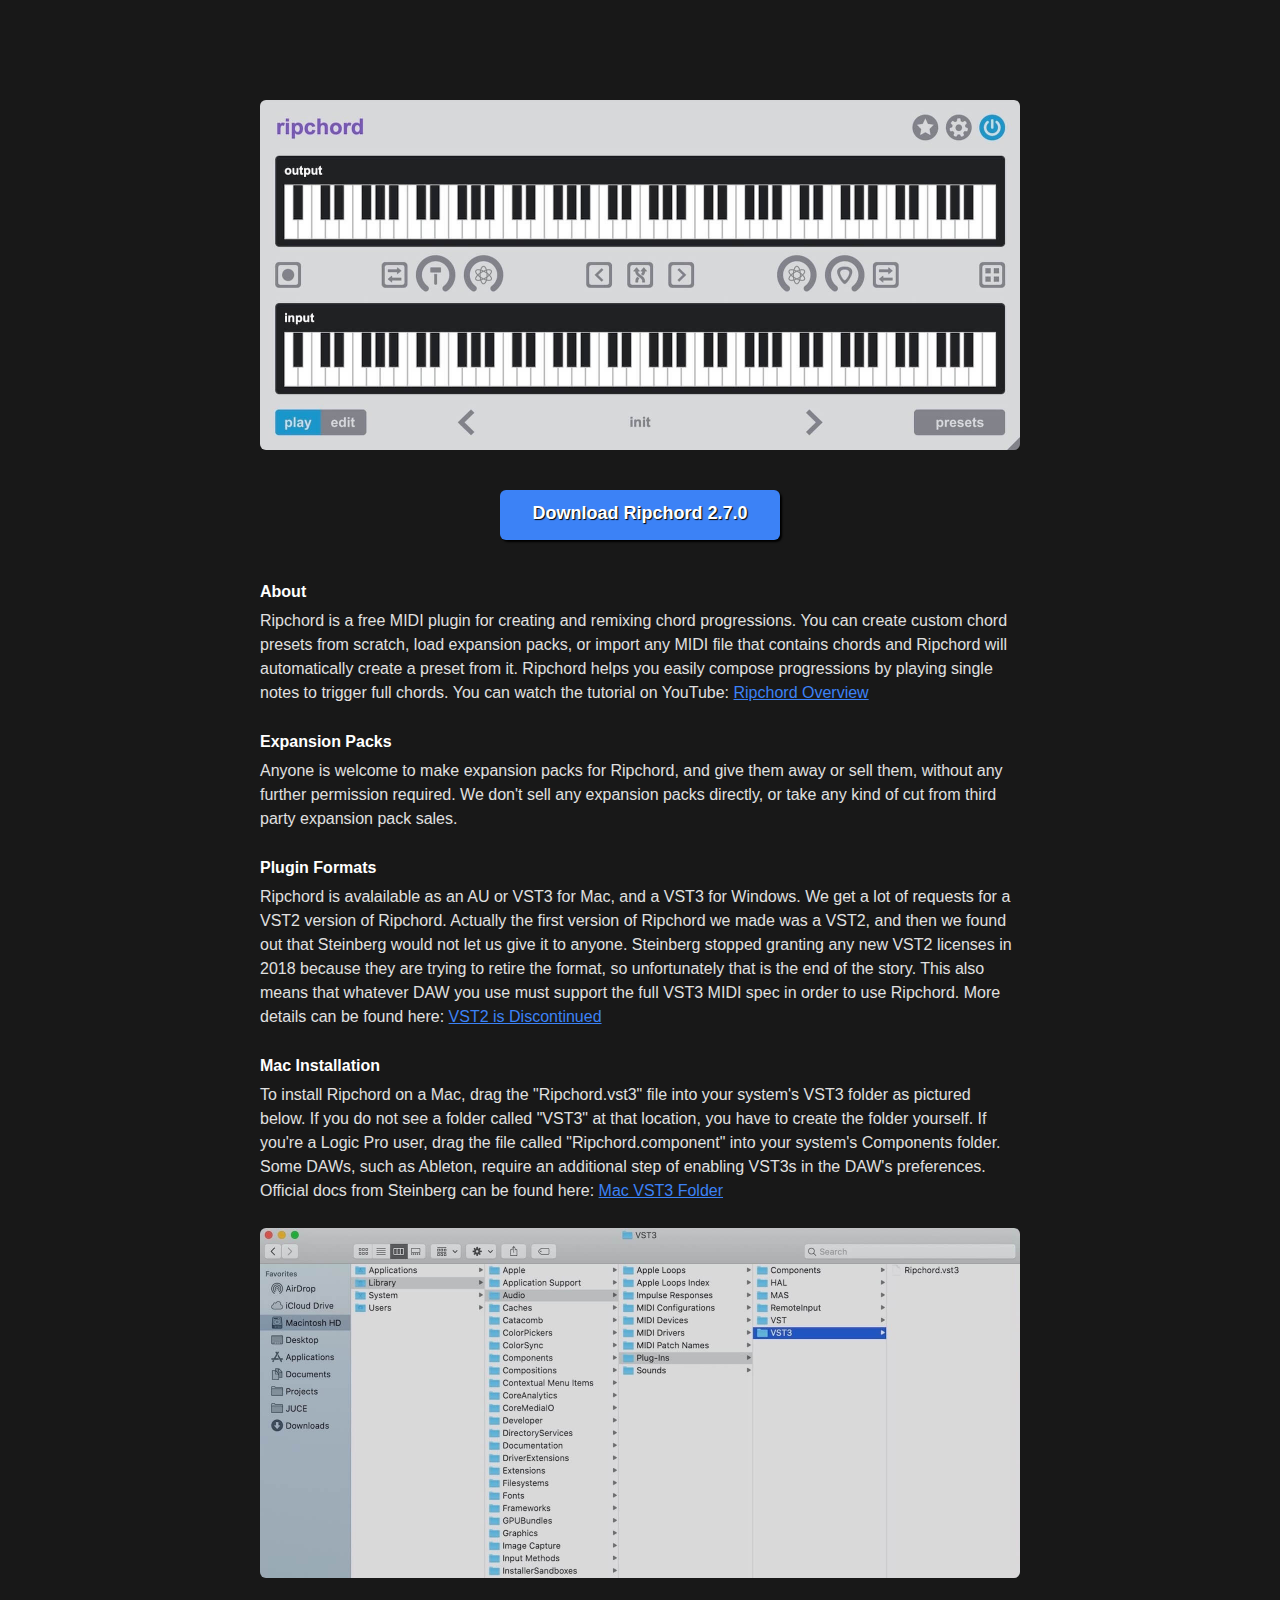
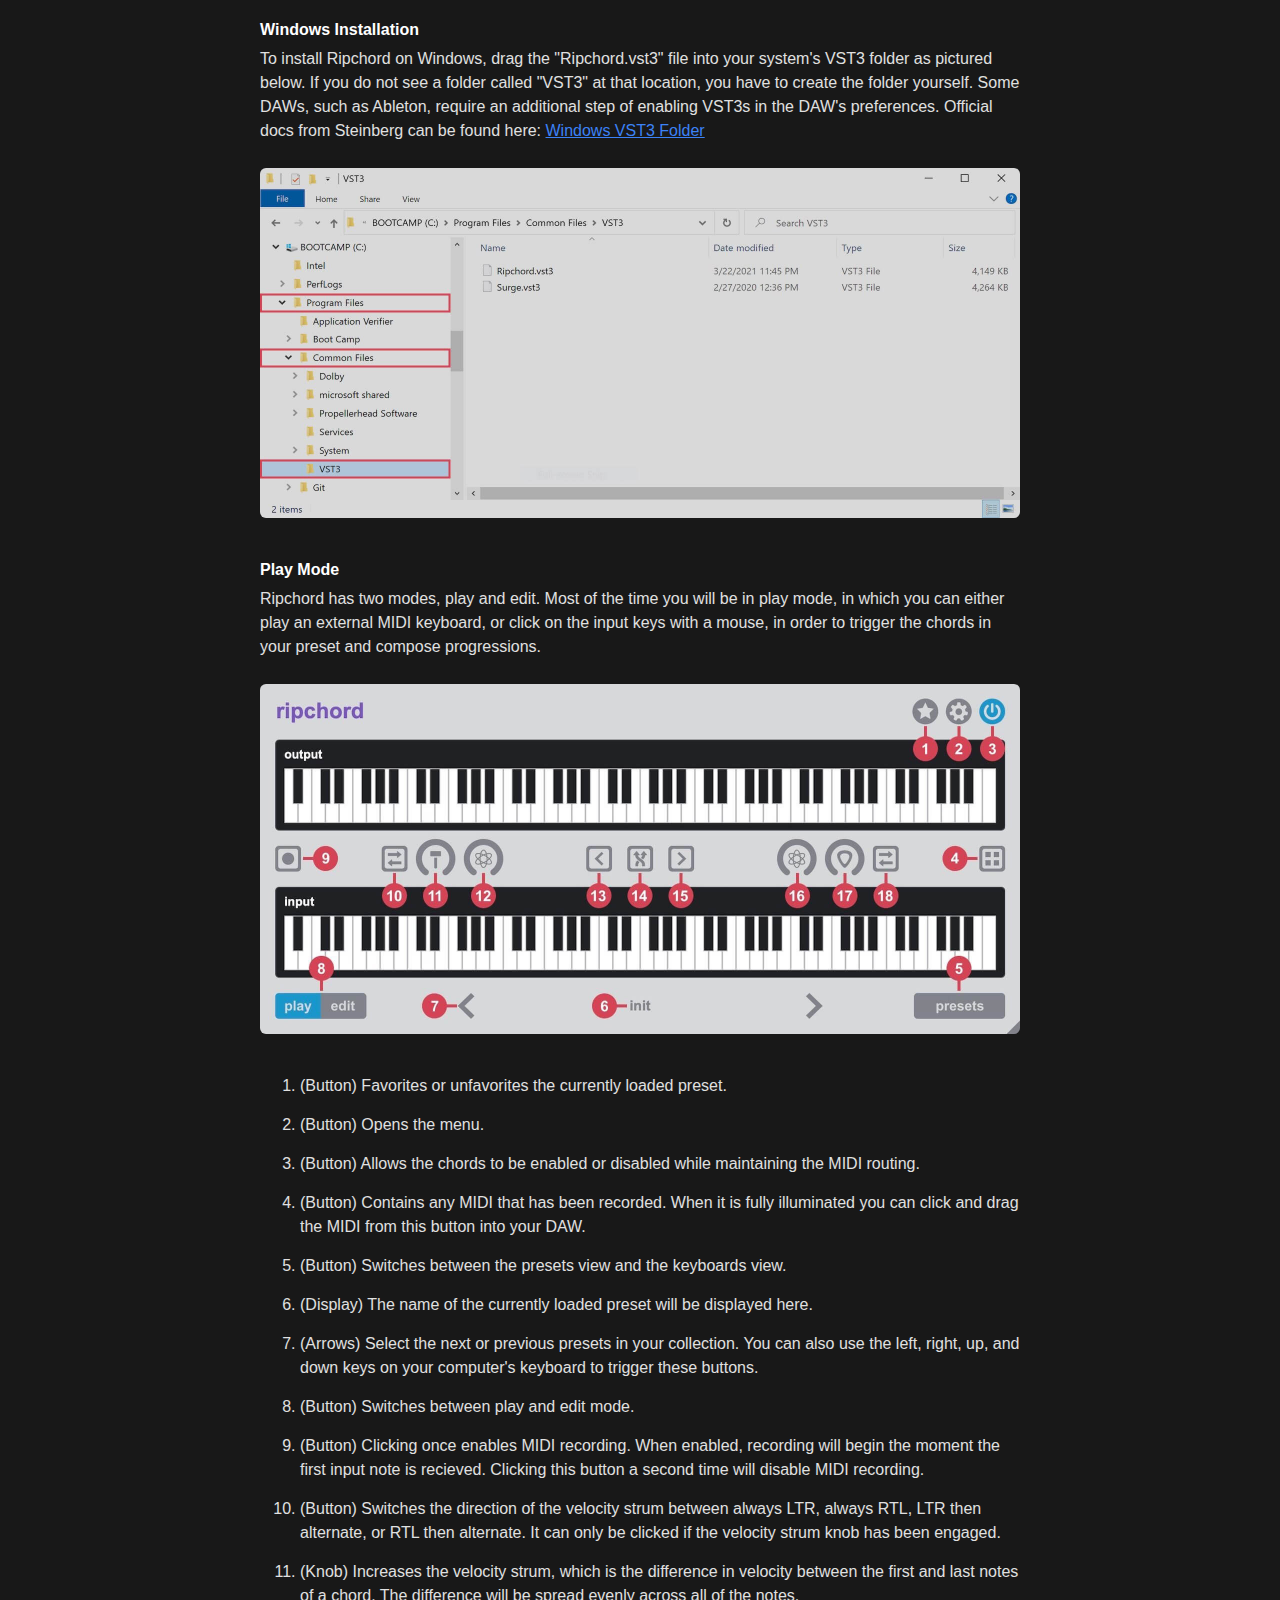
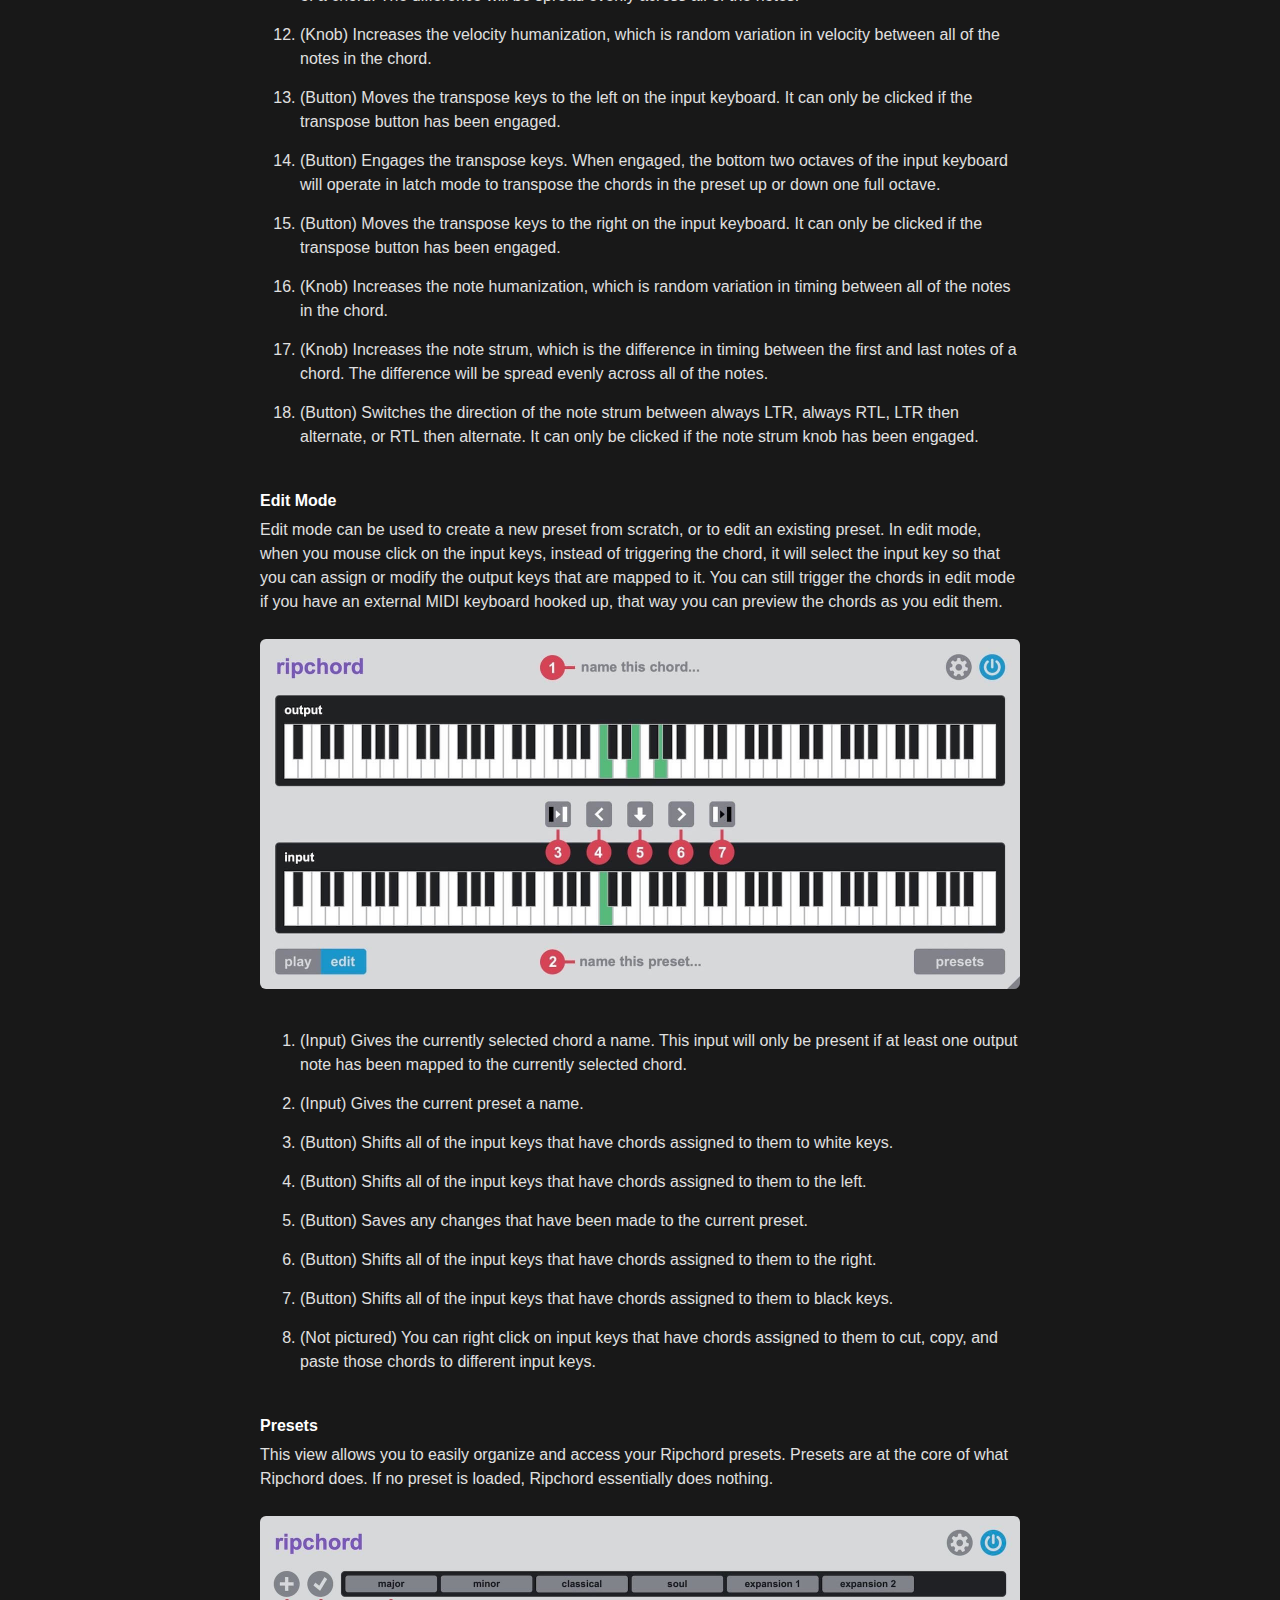
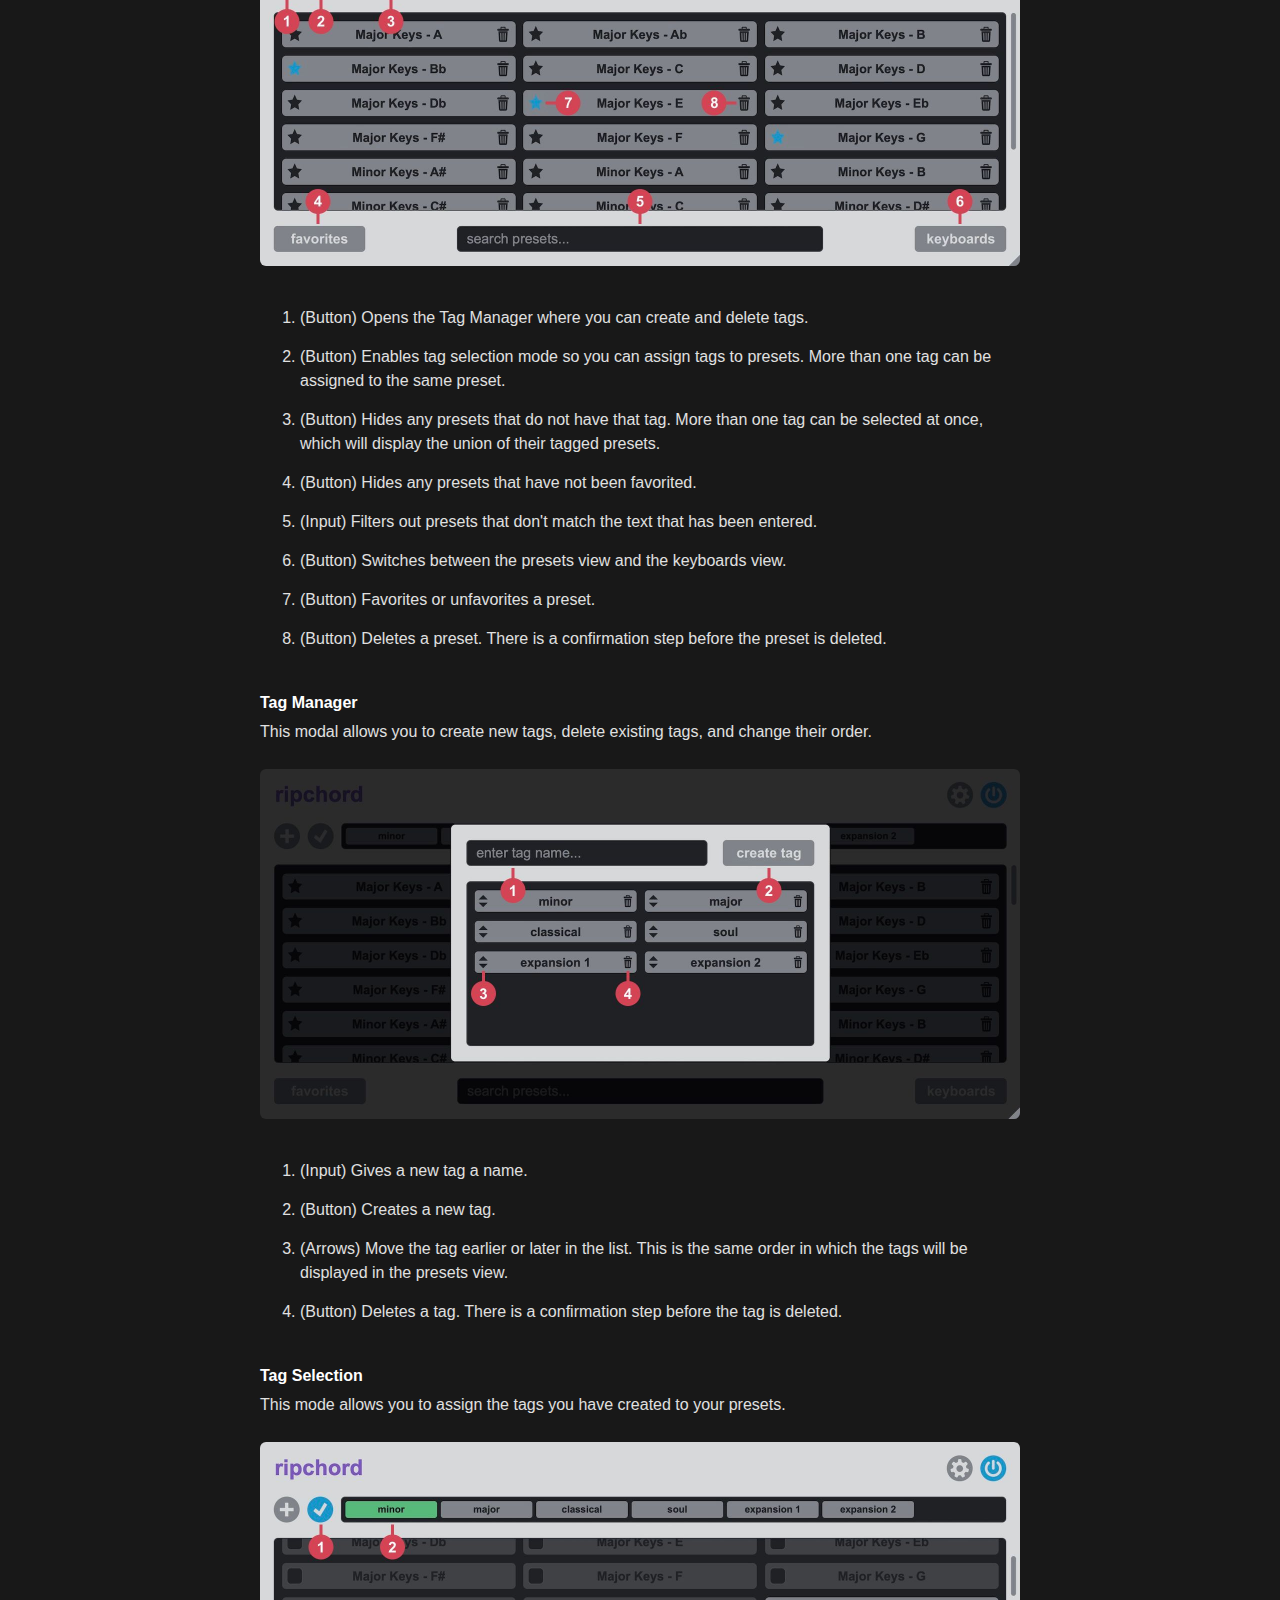
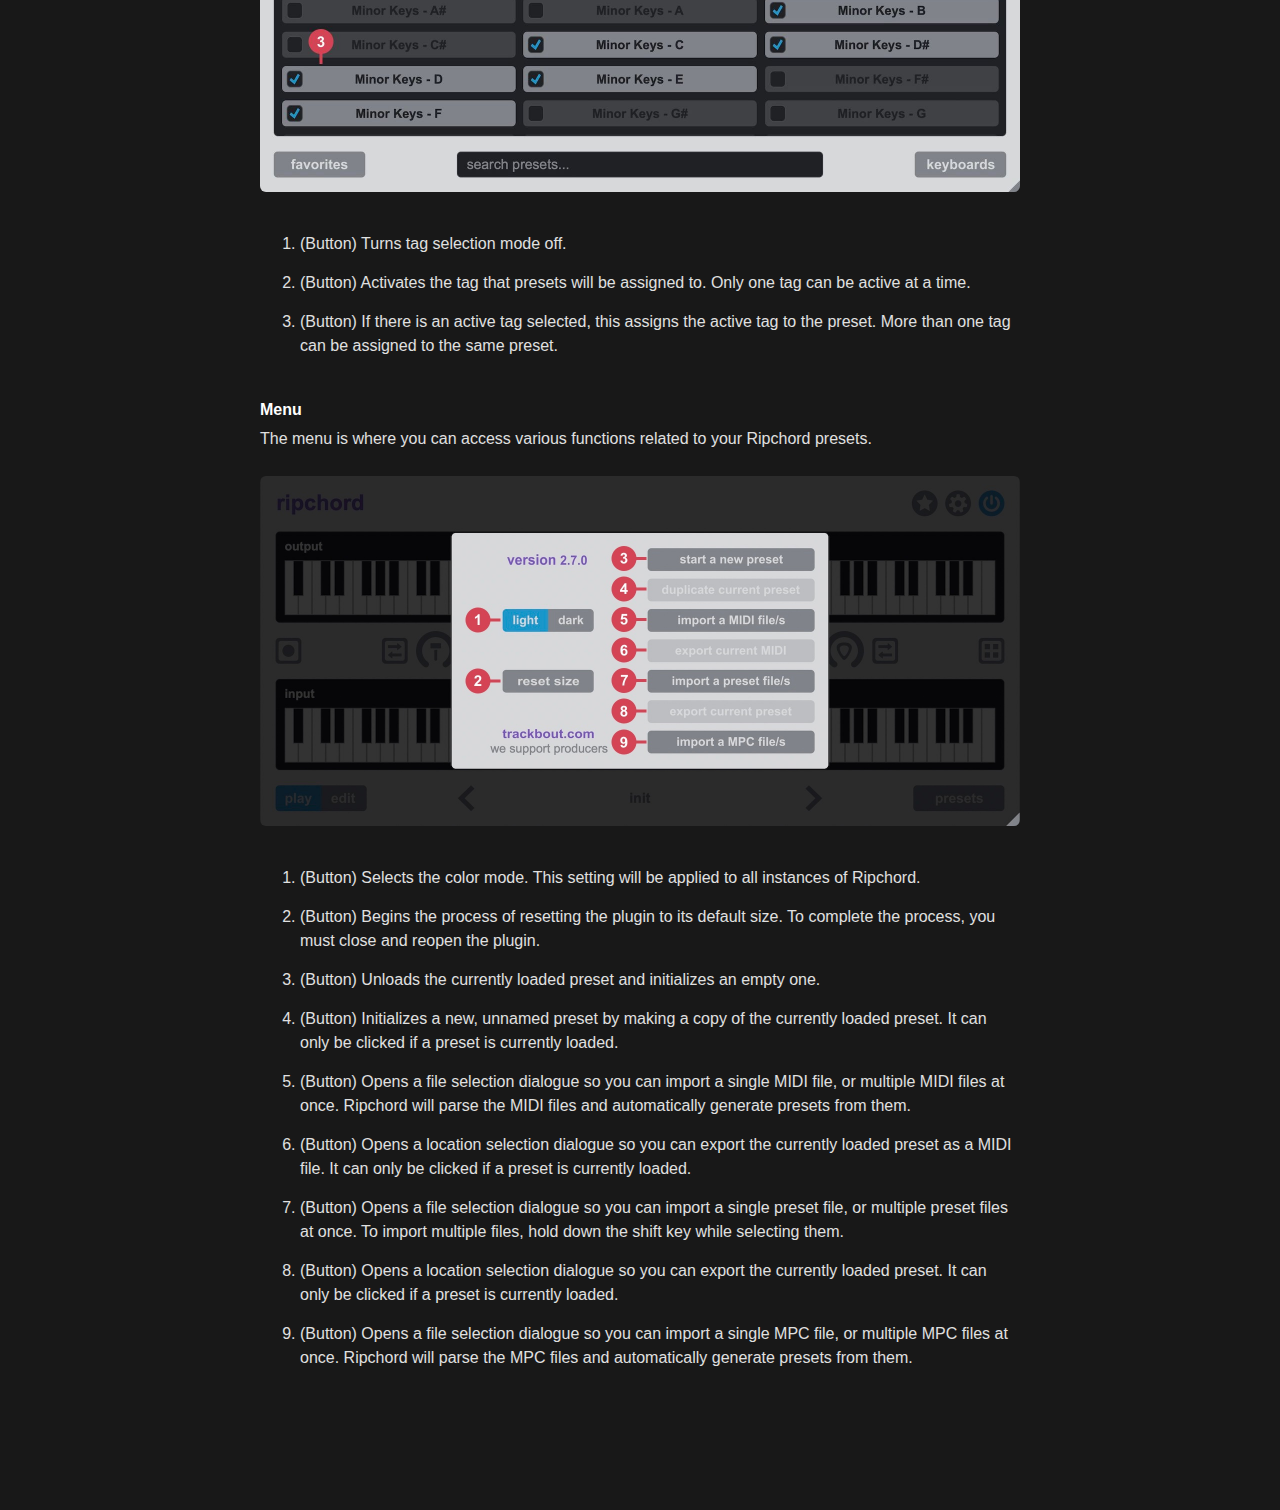
<file: index.html>
<!DOCTYPE html>
<html lang="en">
  <head>
    <meta charset="UTF-8">
    <meta name="viewport" content="width=device-width, initial-scale=1.0">
    <link rel="icon" type="image/png" href="./assets/favicon.png">
    <link rel="stylesheet" href="./assets/styles.css">
    <title>Ripchord</title>
  </head>
  <body>
    <div class="page">
      <div class="image" style="background-image:url('./images/manual-basic.jpg')"></div>
      <a class="button" href="./downloads/Ripchord%202.7.0.zip" download>
        Download Ripchord 2.7.0
      </a>
      <h1>
        About
      </h1>
      <p>
        Ripchord is a free MIDI plugin for creating and remixing chord progressions. You can create custom chord presets from scratch, load expansion packs, or import any MIDI file that contains chords and Ripchord will automatically create a preset from it. Ripchord helps you easily compose progressions by playing single notes to trigger full chords. You can watch the tutorial on YouTube: <a class={link} target="_blank" href="https://www.youtube.com/watch?v=7e3TJkv6qMA">Ripchord Overview</a>
      </p>
      <h1>
        Expansion Packs
      </h1>
      <p>
        Anyone is welcome to make expansion packs for Ripchord, and give them away or sell them, without any further permission required. We don't sell any expansion packs directly, or take any kind of cut from third party expansion pack sales.
      </p>
      <h1>
        Plugin Formats
      </h1>
      <p>
        Ripchord is avalailable as an AU or VST3 for Mac, and a VST3 for Windows. We get a lot of requests for a VST2 version of Ripchord. Actually the first version of Ripchord we made was a VST2, and then we found out that Steinberg would not let us give it to anyone. Steinberg stopped granting any new VST2 licenses in 2018 because they are trying to retire the format, so unfortunately that is the end of the story. This also means that whatever DAW you use must support the full VST3 MIDI spec in order to use Ripchord. More details can be found here: <a class={link} target="_blank" href="https://helpcenter.steinberg.de/hc/en-us/articles/4409561018258">VST2 is Discontinued</a>
      </p>
      <h1>
        Mac Installation
      </h1>
      <p>
        To install Ripchord on a Mac, drag the "Ripchord.vst3" file into your system's VST3 folder as pictured below. If you do not see a folder called "VST3" at that location, you have to create the folder yourself. If you're a Logic Pro user, drag the file called "Ripchord.component" into your system's Components folder. Some DAWs, such as Ableton, require an additional step of enabling VST3s in the DAW's preferences. Official docs from Steinberg can be found here: <a class={link} target="_blank" href="https://helpcenter.steinberg.de/hc/en-us/articles/115000171310">Mac VST3 Folder</a>
      </p>
      <div class="image" style="background-image:url('./images/manual-mac.jpg')"></div>
      <h1>
        Windows Installation
      </h1>
      <p>
        To install Ripchord on Windows, drag the "Ripchord.vst3" file into your system's VST3 folder as pictured below. If you do not see a folder called "VST3" at that location, you have to create the folder yourself. Some DAWs, such as Ableton, require an additional step of enabling VST3s in the DAW's preferences. Official docs from Steinberg can be found here: <a class={link} target="_blank" href="https://helpcenter.steinberg.de/hc/en-us/articles/115000177084">Windows VST3 Folder</a>
      </p>
      <div class="image" style="background-image:url('./images/manual-win.jpg')"></div>
      <h1>
        Play Mode
      </h1>
      <p>
        Ripchord has two modes, play and edit. Most of the time you will be in play mode, in which you can either play an external MIDI keyboard, or click on the input keys with a mouse, in order to trigger the chords in your preset and compose progressions.
      </p>
      <div class="image" style="background-image:url('./images/manual-play.jpg')"></div>
      <ol>
        <li>(Button) Favorites or unfavorites the currently loaded preset.</li>
        <li>(Button) Opens the menu.</li>
        <li>(Button) Allows the chords to be enabled or disabled while maintaining the MIDI routing.</li>
        <li>(Button) Contains any MIDI that has been recorded. When it is fully illuminated you can click and drag the MIDI from this button into your DAW.</li>
        <li>(Button) Switches between the presets view and the keyboards view.</li>
        <li>(Display) The name of the currently loaded preset will be displayed here.</li>
        <li>(Arrows) Select the next or previous presets in your collection. You can also use the left, right, up, and down keys on your computer's keyboard to trigger these buttons.</li>
        <li>(Button) Switches between play and edit mode.</li>
        <li>(Button) Clicking once enables MIDI recording. When enabled, recording will begin the moment the first input note is recieved. Clicking this button a second time will disable MIDI recording.</li>
        <li>(Button) Switches the direction of the velocity strum between always LTR, always RTL, LTR then alternate, or RTL then alternate. It can only be clicked if the velocity strum knob has been engaged.</li>
        <li>(Knob) Increases the velocity strum, which is the difference in velocity between the first and last notes of a chord. The difference will be spread evenly across all of the notes.</li>
        <li>(Knob) Increases the velocity humanization, which is random variation in velocity between all of the notes in the chord.</li>
        <li>(Button) Moves the transpose keys to the left on the input keyboard. It can only be clicked if the transpose button has been engaged.</li>
        <li>(Button) Engages the transpose keys. When engaged, the bottom two octaves of the input keyboard will operate in latch mode to transpose the chords in the preset up or down one full octave.</li>
        <li>(Button) Moves the transpose keys to the right on the input keyboard. It can only be clicked if the transpose button has been engaged.</li>
        <li>(Knob) Increases the note humanization, which is random variation in timing between all of the notes in the chord.</li>
        <li>(Knob) Increases the note strum, which is the difference in timing between the first and last notes of a chord. The difference will be spread evenly across all of the notes.</li>
        <li>(Button) Switches the direction of the note strum between always LTR, always RTL, LTR then alternate, or RTL then alternate. It can only be clicked if the note strum knob has been engaged.</li>
      </ol>
      <h1>
        Edit Mode
      </h1>
      <p>
        Edit mode can be used to create a new preset from scratch, or to edit an existing preset. In edit mode, when you mouse click on the input keys, instead of triggering the chord, it will select the input key so that you can assign or modify the output keys that are mapped to it. You can still trigger the chords in edit mode if you have an external MIDI keyboard hooked up, that way you can preview the chords as you edit them.
      </p>
      <div class='image' style="background-image:url('./images/manual-edit.jpg')"></div>
      <ol>
        <li>(Input) Gives the currently selected chord a name. This input will only be present if at least one output note has been mapped to the currently selected chord.</li>
        <li>(Input) Gives the current preset a name.</li>
        <li>(Button) Shifts all of the input keys that have chords assigned to them to white keys.</li>
        <li>(Button) Shifts all of the input keys that have chords assigned to them to the left.</li>
        <li>(Button) Saves any changes that have been made to the current preset.</li>
        <li>(Button) Shifts all of the input keys that have chords assigned to them to the right.</li>
        <li>(Button) Shifts all of the input keys that have chords assigned to them to black keys.</li>
        <li>(Not pictured) You can right click on input keys that have chords assigned to them to cut, copy, and paste those chords to different input keys.</li>
      </ol>
      <h1>
        Presets
      </h1>
      <p>
        This view allows you to easily organize and access your Ripchord presets. Presets are at the core of what Ripchord does. If no preset is loaded, Ripchord essentially does nothing.
      </p>
      <div class="image" style="background-image:url('./images/manual-browser.jpg')"></div>
      <ol>
        <li>(Button) Opens the Tag Manager where you can create and delete tags.</li>
        <li>(Button) Enables tag selection mode so you can assign tags to presets. More than one tag can be assigned to the same preset.</li>
        <li>(Button) Hides any presets that do not have that tag. More than one tag can be selected at once, which will display the union of their tagged presets.</li>
        <li>(Button) Hides any presets that have not been favorited.</li>
        <li>(Input) Filters out presets that don't match the text that has been entered.</li>
        <li>(Button) Switches between the presets view and the keyboards view.</li>
        <li>(Button) Favorites or unfavorites a preset.</li>
        <li>(Button) Deletes a preset. There is a confirmation step before the preset is deleted.</li>
      </ol>
      <h1>
        Tag Manager
      </h1>
      <p>
        This modal allows you to create new tags, delete existing tags, and change their order.
      </p>
      <div class="image" style="background-image:url('./images/manual-manager.jpg')"></div>
      <ol>
        <li>(Input) Gives a new tag a name.</li>
        <li>(Button) Creates a new tag.</li>
        <li>(Arrows) Move the tag earlier or later in the list. This is the same order in which the tags will be displayed in the presets view.</li>
        <li>(Button) Deletes a tag. There is a confirmation step before the tag is deleted.</li>
      </ol>
      <h1>
        Tag Selection
      </h1>
      <p>
        This mode allows you to assign the tags you have created to your presets.
      </p>
      <div class="image" style="background-image:url('./images/manual-selector.jpg')"></div>
      <ol>
        <li>(Button) Turns tag selection mode off.</li>
        <li>(Button) Activates the tag that presets will be assigned to. Only one tag can be active at a time.</li>
        <li>(Button) If there is an active tag selected, this assigns the active tag to the preset. More than one tag can be assigned to the same preset.</li>
      </ol>
      <h1>
        Menu
      </h1>
      <p>
        The menu is where you can access various functions related to your Ripchord presets.
      </p>
      <div class='image' style="background-image:url('./images/manual-menu.jpg')"></div>
      <ol>
        <li>(Button) Selects the color mode. This setting will be applied to all instances of Ripchord.</li>
        <li>(Button) Begins the process of resetting the plugin to its default size. To complete the process, you must close and reopen the plugin.</li>
        <li>(Button) Unloads the currently loaded preset and initializes an empty one.</li>
        <li>(Button) Initializes a new, unnamed preset by making a copy of the currently loaded preset. It can only be clicked if a preset is currently loaded.</li>
        <li>(Button) Opens a file selection dialogue so you can import a single MIDI file, or multiple MIDI files at once. Ripchord will parse the MIDI files and automatically generate presets from them.</li>
        <li>(Button) Opens a location selection dialogue so you can export the currently loaded preset as a MIDI file. It can only be clicked if a preset is currently loaded.</li>
        <li>(Button) Opens a file selection dialogue so you can import a single preset file, or multiple preset files at once. To import multiple files, hold down the shift key while selecting them.</li>
        <li>(Button) Opens a location selection dialogue so you can export the currently loaded preset. It can only be clicked if a preset is currently loaded.</li>
        <li>(Button) Opens a file selection dialogue so you can import a single MPC file, or multiple MPC files at once. Ripchord will parse the MPC files and automatically generate presets from them.</li>
      </ol>
    </div>
  </body>
</html>
</file>
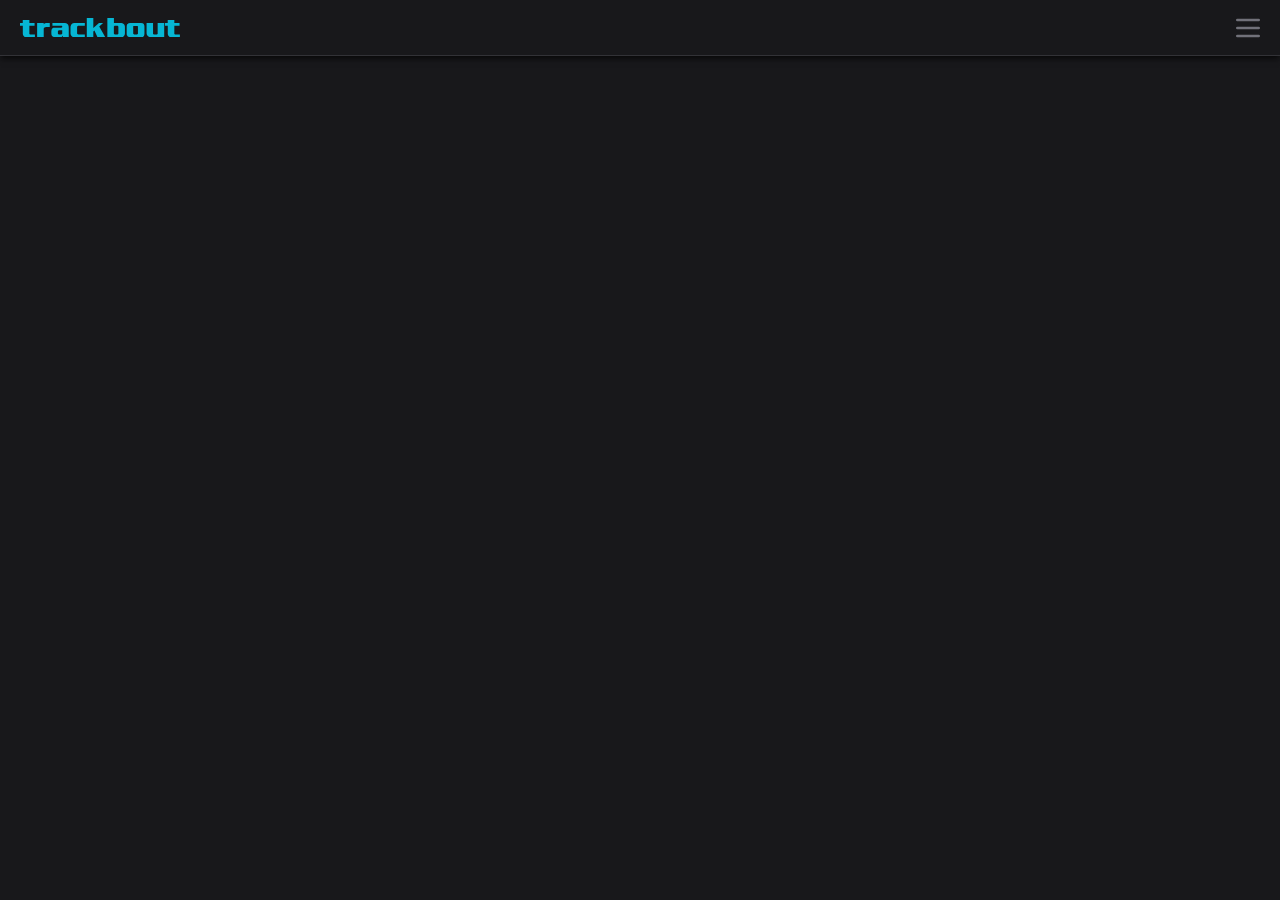
<file: about.html>
<!DOCTYPE html>
<html lang="en">
  <head>
    <meta charset="UTF-8" />
    <meta name="viewport" content="width=device-width, initial-scale=1.0" />
    <link rel="icon" type="image/png" href="./images/favicon.png">
    <title>Trackbout</title>
    <script type="module" crossorigin src="./assets/index-af82f778.js"></script>
    <link rel="stylesheet" href="./assets/index-06cd0f04.css">
  </head>
  <body>
    <div id="app"></div>
  </body>
</html>
</file>
<file: assets/styles.css>
*, *::before, *::after {
  box-sizing: border-box;
}

* {
  margin: 0;
}

body {
  color: #E0E0E0;
  font-size: 16px;
  line-height: 1.5;
  background-color: #181818;
  font-family: Arial, Tahoma, Verdana, sans-serif;
}

img, picture, video, canvas, svg {
  display: block;
  max-width: 100%;
}

input, button, textarea, select {
  font: inherit;
}

a, a:visited {
  color: #3C82F6;
}

a:hover, a:active {
  color: #2462C9;
}

h1 {
  color: #FFFFFF;
  font-size: 16px;
  font-weight: bold;
  padding-bottom: 5px;
}

p {
  padding-bottom: 25px;
}

ol {
  margin-bottom: 40px;
}

li {
  margin-bottom: 15px;
}

.page {
  margin: 0 auto;
  max-width: 800px;
  padding: 100px 20px;
}

.image {
  aspect-ratio: 1520/700;
  background-repeat: no-repeat;
  background-size: cover;
  margin-bottom: 40px;
  border-radius: 6px;
}

.button, .button:visited {
  color: #FFFFFF;
  font-size: 18px;
  font-weight: bold;
  padding-top: 10px;
  margin-bottom: 40px;
  text-decoration: none;
  transform: translateX(-140px);
  text-shadow: 1px 1px 1px #000;
  box-shadow: 2px 2px 2px #000;
  background-color: #3C82F6;
  display: inline-block;
  position: relative;
  text-align: center;
  border-radius: 6px;
  cursor: pointer;
  height: 50px;
  width: 280px;
  left: 50%;
}

.button:hover, .button:active {
  background-color: #2462C9;
  color: #FFFFFF;
}
</file>
<file: assets/index-06cd0f04.css>
*,:before,:after{box-sizing:border-box;border-width:0;border-style:solid;border-color:#e5e7eb}:before,:after{--tw-content: ""}html{line-height:1.5;-webkit-text-size-adjust:100%;-moz-tab-size:4;-o-tab-size:4;tab-size:4;font-family:ui-sans-serif,system-ui,-apple-system,BlinkMacSystemFont,Segoe UI,Roboto,Helvetica Neue,Arial,Noto Sans,sans-serif,"Apple Color Emoji","Segoe UI Emoji",Segoe UI Symbol,"Noto Color Emoji";font-feature-settings:normal;font-variation-settings:normal}body{margin:0;line-height:inherit}hr{height:0;color:inherit;border-top-width:1px}abbr:where([title]){-webkit-text-decoration:underline dotted;text-decoration:underline dotted}h1,h2,h3,h4,h5,h6{font-size:inherit;font-weight:inherit}a{color:inherit;text-decoration:inherit}b,strong{font-weight:bolder}code,kbd,samp,pre{font-family:ui-monospace,SFMono-Regular,Menlo,Monaco,Consolas,Liberation Mono,Courier New,monospace;font-size:1em}small{font-size:80%}sub,sup{font-size:75%;line-height:0;position:relative;vertical-align:baseline}sub{bottom:-.25em}sup{top:-.5em}table{text-indent:0;border-color:inherit;border-collapse:collapse}button,input,optgroup,select,textarea{font-family:inherit;font-size:100%;font-weight:inherit;line-height:inherit;color:inherit;margin:0;padding:0}button,select{text-transform:none}button,[type=button],[type=reset],[type=submit]{-webkit-appearance:button;background-color:transparent;background-image:none}:-moz-focusring{outline:auto}:-moz-ui-invalid{box-shadow:none}progress{vertical-align:baseline}::-webkit-inner-spin-button,::-webkit-outer-spin-button{height:auto}[type=search]{-webkit-appearance:textfield;outline-offset:-2px}::-webkit-search-decoration{-webkit-appearance:none}::-webkit-file-upload-button{-webkit-appearance:button;font:inherit}summary{display:list-item}blockquote,dl,dd,h1,h2,h3,h4,h5,h6,hr,figure,p,pre{margin:0}fieldset{margin:0;padding:0}legend{padding:0}ol,ul,menu{list-style:none;margin:0;padding:0}textarea{resize:vertical}input::-moz-placeholder,textarea::-moz-placeholder{opacity:1;color:#9ca3af}input::placeholder,textarea::placeholder{opacity:1;color:#9ca3af}button,[role=button]{cursor:pointer}:disabled{cursor:default}img,svg,video,canvas,audio,iframe,embed,object{display:block;vertical-align:middle}img,video{max-width:100%;height:auto}[hidden]{display:none}*,:before,:after{--tw-border-spacing-x: 0;--tw-border-spacing-y: 0;--tw-translate-x: 0;--tw-translate-y: 0;--tw-rotate: 0;--tw-skew-x: 0;--tw-skew-y: 0;--tw-scale-x: 1;--tw-scale-y: 1;--tw-pan-x: ;--tw-pan-y: ;--tw-pinch-zoom: ;--tw-scroll-snap-strictness: proximity;--tw-gradient-from-position: ;--tw-gradient-via-position: ;--tw-gradient-to-position: ;--tw-ordinal: ;--tw-slashed-zero: ;--tw-numeric-figure: ;--tw-numeric-spacing: ;--tw-numeric-fraction: ;--tw-ring-inset: ;--tw-ring-offset-width: 0px;--tw-ring-offset-color: #fff;--tw-ring-color: rgb(59 130 246 / .5);--tw-ring-offset-shadow: 0 0 #0000;--tw-ring-shadow: 0 0 #0000;--tw-shadow: 0 0 #0000;--tw-shadow-colored: 0 0 #0000;--tw-blur: ;--tw-brightness: ;--tw-contrast: ;--tw-grayscale: ;--tw-hue-rotate: ;--tw-invert: ;--tw-saturate: ;--tw-sepia: ;--tw-drop-shadow: ;--tw-backdrop-blur: ;--tw-backdrop-brightness: ;--tw-backdrop-contrast: ;--tw-backdrop-grayscale: ;--tw-backdrop-hue-rotate: ;--tw-backdrop-invert: ;--tw-backdrop-opacity: ;--tw-backdrop-saturate: ;--tw-backdrop-sepia: }::backdrop{--tw-border-spacing-x: 0;--tw-border-spacing-y: 0;--tw-translate-x: 0;--tw-translate-y: 0;--tw-rotate: 0;--tw-skew-x: 0;--tw-skew-y: 0;--tw-scale-x: 1;--tw-scale-y: 1;--tw-pan-x: ;--tw-pan-y: ;--tw-pinch-zoom: ;--tw-scroll-snap-strictness: proximity;--tw-gradient-from-position: ;--tw-gradient-via-position: ;--tw-gradient-to-position: ;--tw-ordinal: ;--tw-slashed-zero: ;--tw-numeric-figure: ;--tw-numeric-spacing: ;--tw-numeric-fraction: ;--tw-ring-inset: ;--tw-ring-offset-width: 0px;--tw-ring-offset-color: #fff;--tw-ring-color: rgb(59 130 246 / .5);--tw-ring-offset-shadow: 0 0 #0000;--tw-ring-shadow: 0 0 #0000;--tw-shadow: 0 0 #0000;--tw-shadow-colored: 0 0 #0000;--tw-blur: ;--tw-brightness: ;--tw-contrast: ;--tw-grayscale: ;--tw-hue-rotate: ;--tw-invert: ;--tw-saturate: ;--tw-sepia: ;--tw-drop-shadow: ;--tw-backdrop-blur: ;--tw-backdrop-brightness: ;--tw-backdrop-contrast: ;--tw-backdrop-grayscale: ;--tw-backdrop-hue-rotate: ;--tw-backdrop-invert: ;--tw-backdrop-opacity: ;--tw-backdrop-saturate: ;--tw-backdrop-sepia: }.container{width:100%}.fixed{position:fixed}.absolute{position:absolute}.relative{position:relative}.-right-1{right:-.25rem}.bottom-0{bottom:0px}.bottom-1\/2{bottom:50%}.bottom-5{bottom:1.25rem}.left-0{left:0px}.left-5{left:1.25rem}.right-0{right:0px}.right-1\/2{right:50%}.right-5{right:1.25rem}.top-0{top:0px}.top-14{top:3.5rem}.z-10{z-index:10}.float-right{float:right}.mx-auto{margin-left:auto;margin-right:auto}.my-60{margin-top:15rem;margin-bottom:15rem}.-mt-4{margin-top:-1rem}.mb-10{margin-bottom:2.5rem}.mb-2{margin-bottom:.5rem}.mb-4{margin-bottom:1rem}.mb-6{margin-bottom:1.5rem}.ml-1{margin-left:.25rem}.ml-2{margin-left:.5rem}.mt-3{margin-top:.75rem}.block{display:block}.inline-block{display:inline-block}.flex{display:flex}.inline-flex{display:inline-flex}.aspect-\[1520\/700\]{aspect-ratio:1520/700}.aspect-video{aspect-ratio:16 / 9}.h-11{height:2.75rem}.h-14{height:3.5rem}.h-6{height:1.5rem}.h-8{height:2rem}.h-full{height:100%}.w-1\/2{width:50%}.w-40{width:10rem}.w-56{width:14rem}.w-6{width:1.5rem}.w-60{width:15rem}.w-8{width:2rem}.w-full{width:100%}.max-w-3xl{max-width:48rem}.-translate-y-9{--tw-translate-y: -2.25rem;transform:translate(var(--tw-translate-x),var(--tw-translate-y)) rotate(var(--tw-rotate)) skew(var(--tw-skew-x)) skewY(var(--tw-skew-y)) scaleX(var(--tw-scale-x)) scaleY(var(--tw-scale-y))}.translate-x-1\/2{--tw-translate-x: 50%;transform:translate(var(--tw-translate-x),var(--tw-translate-y)) rotate(var(--tw-rotate)) skew(var(--tw-skew-x)) skewY(var(--tw-skew-y)) scaleX(var(--tw-scale-x)) scaleY(var(--tw-scale-y))}.translate-y-0{--tw-translate-y: 0px;transform:translate(var(--tw-translate-x),var(--tw-translate-y)) rotate(var(--tw-rotate)) skew(var(--tw-skew-x)) skewY(var(--tw-skew-y)) scaleX(var(--tw-scale-x)) scaleY(var(--tw-scale-y))}.translate-y-1\/2{--tw-translate-y: 50%;transform:translate(var(--tw-translate-x),var(--tw-translate-y)) rotate(var(--tw-rotate)) skew(var(--tw-skew-x)) skewY(var(--tw-skew-y)) scaleX(var(--tw-scale-x)) scaleY(var(--tw-scale-y))}.translate-y-9{--tw-translate-y: 2.25rem;transform:translate(var(--tw-translate-x),var(--tw-translate-y)) rotate(var(--tw-rotate)) skew(var(--tw-skew-x)) skewY(var(--tw-skew-y)) scaleX(var(--tw-scale-x)) scaleY(var(--tw-scale-y))}@keyframes gradient-x{0%,to{background-size:200% 200%;background-position:left center}50%{background-size:200% 200%;background-position:right center}}.animate-gradient-x{animation:gradient-x 4s ease infinite}@keyframes gradient-y{0%,to{background-size:200% 200%;background-position:top center}50%{background-size:200% 200%;background-position:bottom center}}.animate-gradient-y{animation:gradient-y 4s ease infinite}@keyframes spin{to{transform:rotate(360deg)}}.animate-spin{animation:spin 1s linear infinite}.cursor-default{cursor:default}.cursor-pointer{cursor:pointer}.items-center{align-items:center}.overflow-hidden{overflow:hidden}.overflow-y-scroll{overflow-y:scroll}.overflow-ellipsis{text-overflow:ellipsis}.whitespace-nowrap{white-space:nowrap}.rounded-md{border-radius:.375rem}.rounded-br-md{border-bottom-right-radius:.375rem}.border{border-width:1px}.border-b{border-bottom-width:1px}.border-b-0{border-bottom-width:0px}.border-white\/20{border-color:#fff3}.border-zinc-300{--tw-border-opacity: 1;border-color:rgb(212 212 216 / var(--tw-border-opacity))}.bg-black\/60{background-color:#0009}.bg-zinc-100{--tw-bg-opacity: 1;background-color:rgb(244 244 245 / var(--tw-bg-opacity))}.bg-zinc-200{--tw-bg-opacity: 1;background-color:rgb(228 228 231 / var(--tw-bg-opacity))}.bg-zinc-250{--tw-bg-opacity: 1;background-color:rgb(218 220 226 / var(--tw-bg-opacity))}.bg-zinc-500{--tw-bg-opacity: 1;background-color:rgb(113 113 122 / var(--tw-bg-opacity))}.bg-gradient-to-b{background-image:linear-gradient(to bottom,var(--tw-gradient-stops))}.bg-gradient-to-bl{background-image:linear-gradient(to bottom left,var(--tw-gradient-stops))}.bg-gradient-to-br{background-image:linear-gradient(to bottom right,var(--tw-gradient-stops))}.bg-gradient-to-l{background-image:linear-gradient(to left,var(--tw-gradient-stops))}.bg-gradient-to-r{background-image:linear-gradient(to right,var(--tw-gradient-stops))}.bg-gradient-to-t{background-image:linear-gradient(to top,var(--tw-gradient-stops))}.from-blue-500{--tw-gradient-from: #3b82f6 var(--tw-gradient-from-position);--tw-gradient-to: rgb(59 130 246 / 0) var(--tw-gradient-to-position);--tw-gradient-stops: var(--tw-gradient-from), var(--tw-gradient-to)}.from-blue-600{--tw-gradient-from: #2563eb var(--tw-gradient-from-position);--tw-gradient-to: rgb(37 99 235 / 0) var(--tw-gradient-to-position);--tw-gradient-stops: var(--tw-gradient-from), var(--tw-gradient-to)}.from-green-500{--tw-gradient-from: #22c55e var(--tw-gradient-from-position);--tw-gradient-to: rgb(34 197 94 / 0) var(--tw-gradient-to-position);--tw-gradient-stops: var(--tw-gradient-from), var(--tw-gradient-to)}.from-green-600{--tw-gradient-from: #16a34a var(--tw-gradient-from-position);--tw-gradient-to: rgb(22 163 74 / 0) var(--tw-gradient-to-position);--tw-gradient-stops: var(--tw-gradient-from), var(--tw-gradient-to)}.from-orange-500{--tw-gradient-from: #f97316 var(--tw-gradient-from-position);--tw-gradient-to: rgb(249 115 22 / 0) var(--tw-gradient-to-position);--tw-gradient-stops: var(--tw-gradient-from), var(--tw-gradient-to)}.from-orange-600{--tw-gradient-from: #ea580c var(--tw-gradient-from-position);--tw-gradient-to: rgb(234 88 12 / 0) var(--tw-gradient-to-position);--tw-gradient-stops: var(--tw-gradient-from), var(--tw-gradient-to)}.from-red-500{--tw-gradient-from: #ef4444 var(--tw-gradient-from-position);--tw-gradient-to: rgb(239 68 68 / 0) var(--tw-gradient-to-position);--tw-gradient-stops: var(--tw-gradient-from), var(--tw-gradient-to)}.from-red-600{--tw-gradient-from: #dc2626 var(--tw-gradient-from-position);--tw-gradient-to: rgb(220 38 38 / 0) var(--tw-gradient-to-position);--tw-gradient-stops: var(--tw-gradient-from), var(--tw-gradient-to)}.from-violet-500{--tw-gradient-from: #8b5cf6 var(--tw-gradient-from-position);--tw-gradient-to: rgb(139 92 246 / 0) var(--tw-gradient-to-position);--tw-gradient-stops: var(--tw-gradient-from), var(--tw-gradient-to)}.to-cyan-500{--tw-gradient-to: #06b6d4 var(--tw-gradient-to-position)}.to-cyan-600{--tw-gradient-to: #0891b2 var(--tw-gradient-to-position)}.to-emerald-500{--tw-gradient-to: #10b981 var(--tw-gradient-to-position)}.to-fuchsia-500{--tw-gradient-to: #d946ef var(--tw-gradient-to-position)}.to-pink-500{--tw-gradient-to: #ec4899 var(--tw-gradient-to-position)}.to-pink-600{--tw-gradient-to: #db2777 var(--tw-gradient-to-position)}.to-teal-500{--tw-gradient-to: #14b8a6 var(--tw-gradient-to-position)}.to-teal-600{--tw-gradient-to: #0d9488 var(--tw-gradient-to-position)}.to-yellow-500{--tw-gradient-to: #eab308 var(--tw-gradient-to-position)}.to-yellow-600{--tw-gradient-to: #ca8a04 var(--tw-gradient-to-position)}.bg-contain{background-size:contain}.bg-cover{background-size:cover}.bg-center{background-position:center}.p-1{padding:.25rem}.p-12{padding:3rem}.px-4{padding-left:1rem;padding-right:1rem}.py-16{padding-top:4rem;padding-bottom:4rem}.py-2{padding-top:.5rem;padding-bottom:.5rem}.py-2\.5{padding-top:.625rem;padding-bottom:.625rem}.py-3{padding-top:.75rem;padding-bottom:.75rem}.pl-3{padding-left:.75rem}.pt-2{padding-top:.5rem}.pt-2\.5{padding-top:.625rem}.text-center{text-align:center}.align-top{vertical-align:top}.text-2xl{font-size:1.5rem;line-height:2rem}.text-lg{font-size:1.125rem;line-height:1.75rem}.text-xl{font-size:1.25rem;line-height:1.75rem}.font-bold{font-weight:700}.italic{font-style:italic}.text-blue-500{--tw-text-opacity: 1;color:rgb(59 130 246 / var(--tw-text-opacity))}.text-cyan-500{--tw-text-opacity: 1;color:rgb(6 182 212 / var(--tw-text-opacity))}.text-red-600{--tw-text-opacity: 1;color:rgb(220 38 38 / var(--tw-text-opacity))}.text-white{--tw-text-opacity: 1;color:rgb(255 255 255 / var(--tw-text-opacity))}.text-white\/75{color:#ffffffbf}.text-zinc-400{--tw-text-opacity: 1;color:rgb(161 161 170 / var(--tw-text-opacity))}.text-zinc-500{--tw-text-opacity: 1;color:rgb(113 113 122 / var(--tw-text-opacity))}.text-zinc-900{--tw-text-opacity: 1;color:rgb(24 24 27 / var(--tw-text-opacity))}.underline-offset-2{text-underline-offset:2px}.opacity-75{opacity:.75}.shadow{--tw-shadow: 0 1px 3px 0 rgb(0 0 0 / .1), 0 1px 2px -1px rgb(0 0 0 / .1);--tw-shadow-colored: 0 1px 3px 0 var(--tw-shadow-color), 0 1px 2px -1px var(--tw-shadow-color);box-shadow:var(--tw-ring-offset-shadow, 0 0 #0000),var(--tw-ring-shadow, 0 0 #0000),var(--tw-shadow)}.shadow-md{--tw-shadow: 0 4px 6px -1px rgb(0 0 0 / .1), 0 2px 4px -2px rgb(0 0 0 / .1);--tw-shadow-colored: 0 4px 6px -1px var(--tw-shadow-color), 0 2px 4px -2px var(--tw-shadow-color);box-shadow:var(--tw-ring-offset-shadow, 0 0 #0000),var(--tw-ring-shadow, 0 0 #0000),var(--tw-shadow)}.shadow-none{--tw-shadow: 0 0 #0000;--tw-shadow-colored: 0 0 #0000;box-shadow:var(--tw-ring-offset-shadow, 0 0 #0000),var(--tw-ring-shadow, 0 0 #0000),var(--tw-shadow)}.transition{transition-property:color,background-color,border-color,text-decoration-color,fill,stroke,opacity,box-shadow,transform,filter,-webkit-backdrop-filter;transition-property:color,background-color,border-color,text-decoration-color,fill,stroke,opacity,box-shadow,transform,filter,backdrop-filter;transition-property:color,background-color,border-color,text-decoration-color,fill,stroke,opacity,box-shadow,transform,filter,backdrop-filter,-webkit-backdrop-filter;transition-timing-function:cubic-bezier(.4,0,.2,1);transition-duration:.15s}.transition-transform{transition-property:transform;transition-timing-function:cubic-bezier(.4,0,.2,1);transition-duration:.15s}.text-shadow{text-shadow:1px 1px 1px rgba(0,0,0,.5)}html,body,#svelte,#app{background-color:#000;cursor:default;height:100%}.hover\:border-white\/80:hover{border-color:#fffc}.hover\:border-zinc-900:hover{--tw-border-opacity: 1;border-color:rgb(24 24 27 / var(--tw-border-opacity))}.hover\:bg-zinc-100:hover{--tw-bg-opacity: 1;background-color:rgb(244 244 245 / var(--tw-bg-opacity))}.hover\:from-blue-600:hover{--tw-gradient-from: #2563eb var(--tw-gradient-from-position);--tw-gradient-to: rgb(37 99 235 / 0) var(--tw-gradient-to-position);--tw-gradient-stops: var(--tw-gradient-from), var(--tw-gradient-to)}.hover\:from-green-600:hover{--tw-gradient-from: #16a34a var(--tw-gradient-from-position);--tw-gradient-to: rgb(22 163 74 / 0) var(--tw-gradient-to-position);--tw-gradient-stops: var(--tw-gradient-from), var(--tw-gradient-to)}.hover\:from-orange-600:hover{--tw-gradient-from: #ea580c var(--tw-gradient-from-position);--tw-gradient-to: rgb(234 88 12 / 0) var(--tw-gradient-to-position);--tw-gradient-stops: var(--tw-gradient-from), var(--tw-gradient-to)}.hover\:from-red-600:hover{--tw-gradient-from: #dc2626 var(--tw-gradient-from-position);--tw-gradient-to: rgb(220 38 38 / 0) var(--tw-gradient-to-position);--tw-gradient-stops: var(--tw-gradient-from), var(--tw-gradient-to)}.hover\:to-cyan-600:hover{--tw-gradient-to: #0891b2 var(--tw-gradient-to-position)}.hover\:to-emerald-600:hover{--tw-gradient-to: #059669 var(--tw-gradient-to-position)}.hover\:to-pink-600:hover{--tw-gradient-to: #db2777 var(--tw-gradient-to-position)}.hover\:to-teal-600:hover{--tw-gradient-to: #0d9488 var(--tw-gradient-to-position)}.hover\:to-yellow-600:hover{--tw-gradient-to: #ca8a04 var(--tw-gradient-to-position)}.hover\:text-blue-600:hover{--tw-text-opacity: 1;color:rgb(37 99 235 / var(--tw-text-opacity))}.hover\:text-cyan-600:hover{--tw-text-opacity: 1;color:rgb(8 145 178 / var(--tw-text-opacity))}.hover\:text-zinc-900:hover{--tw-text-opacity: 1;color:rgb(24 24 27 / var(--tw-text-opacity))}.hover\:underline:hover{text-decoration-line:underline}.hover\:shadow-none:hover{--tw-shadow: 0 0 #0000;--tw-shadow-colored: 0 0 #0000;box-shadow:var(--tw-ring-offset-shadow, 0 0 #0000),var(--tw-ring-shadow, 0 0 #0000),var(--tw-shadow)}.focus\:outline-none:focus{outline:2px solid transparent;outline-offset:2px}.focus-visible\:border-white\/80:focus-visible{border-color:#fffc}.focus-visible\:border-zinc-900:focus-visible{--tw-border-opacity: 1;border-color:rgb(24 24 27 / var(--tw-border-opacity))}.focus-visible\:bg-zinc-100:focus-visible{--tw-bg-opacity: 1;background-color:rgb(244 244 245 / var(--tw-bg-opacity))}.focus-visible\:from-blue-600:focus-visible{--tw-gradient-from: #2563eb var(--tw-gradient-from-position);--tw-gradient-to: rgb(37 99 235 / 0) var(--tw-gradient-to-position);--tw-gradient-stops: var(--tw-gradient-from), var(--tw-gradient-to)}.focus-visible\:from-green-600:focus-visible{--tw-gradient-from: #16a34a var(--tw-gradient-from-position);--tw-gradient-to: rgb(22 163 74 / 0) var(--tw-gradient-to-position);--tw-gradient-stops: var(--tw-gradient-from), var(--tw-gradient-to)}.focus-visible\:from-orange-600:focus-visible{--tw-gradient-from: #ea580c var(--tw-gradient-from-position);--tw-gradient-to: rgb(234 88 12 / 0) var(--tw-gradient-to-position);--tw-gradient-stops: var(--tw-gradient-from), var(--tw-gradient-to)}.focus-visible\:from-red-600:focus-visible{--tw-gradient-from: #dc2626 var(--tw-gradient-from-position);--tw-gradient-to: rgb(220 38 38 / 0) var(--tw-gradient-to-position);--tw-gradient-stops: var(--tw-gradient-from), var(--tw-gradient-to)}.focus-visible\:to-cyan-600:focus-visible{--tw-gradient-to: #0891b2 var(--tw-gradient-to-position)}.focus-visible\:to-emerald-600:focus-visible{--tw-gradient-to: #059669 var(--tw-gradient-to-position)}.focus-visible\:to-pink-600:focus-visible{--tw-gradient-to: #db2777 var(--tw-gradient-to-position)}.focus-visible\:to-teal-600:focus-visible{--tw-gradient-to: #0d9488 var(--tw-gradient-to-position)}.focus-visible\:to-yellow-600:focus-visible{--tw-gradient-to: #ca8a04 var(--tw-gradient-to-position)}.focus-visible\:text-blue-600:focus-visible{--tw-text-opacity: 1;color:rgb(37 99 235 / var(--tw-text-opacity))}.focus-visible\:text-cyan-600:focus-visible{--tw-text-opacity: 1;color:rgb(8 145 178 / var(--tw-text-opacity))}.focus-visible\:text-zinc-900:focus-visible{--tw-text-opacity: 1;color:rgb(24 24 27 / var(--tw-text-opacity))}.focus-visible\:underline:focus-visible{text-decoration-line:underline}:is(.dark .dark\:border-zinc-750){--tw-border-opacity: 1;border-color:rgb(50 50 55 / var(--tw-border-opacity))}:is(.dark .dark\:bg-zinc-500){--tw-bg-opacity: 1;background-color:rgb(113 113 122 / var(--tw-bg-opacity))}:is(.dark .dark\:bg-zinc-800){--tw-bg-opacity: 1;background-color:rgb(39 39 42 / var(--tw-bg-opacity))}:is(.dark .dark\:bg-zinc-900){--tw-bg-opacity: 1;background-color:rgb(24 24 27 / var(--tw-bg-opacity))}:is(.dark .dark\:bg-zinc-950){--tw-bg-opacity: 1;background-color:rgb(17 17 19 / var(--tw-bg-opacity))}:is(.dark .dark\:text-blue-500){--tw-text-opacity: 1;color:rgb(59 130 246 / var(--tw-text-opacity))}:is(.dark .dark\:text-red-400){--tw-text-opacity: 1;color:rgb(248 113 113 / var(--tw-text-opacity))}:is(.dark .dark\:text-zinc-200){--tw-text-opacity: 1;color:rgb(228 228 231 / var(--tw-text-opacity))}:is(.dark .dark\:text-zinc-500){--tw-text-opacity: 1;color:rgb(113 113 122 / var(--tw-text-opacity))}:is(.dark .dark\:shadow-black\/50){--tw-shadow-color: rgb(0 0 0 / .5);--tw-shadow: var(--tw-shadow-colored)}:is(.dark .dark\:hover\:border-zinc-200:hover){--tw-border-opacity: 1;border-color:rgb(228 228 231 / var(--tw-border-opacity))}:is(.dark .dark\:hover\:bg-zinc-800:hover){--tw-bg-opacity: 1;background-color:rgb(39 39 42 / var(--tw-bg-opacity))}:is(.dark .dark\:hover\:text-blue-400:hover){--tw-text-opacity: 1;color:rgb(96 165 250 / var(--tw-text-opacity))}:is(.dark .dark\:hover\:text-cyan-300:hover){--tw-text-opacity: 1;color:rgb(103 232 249 / var(--tw-text-opacity))}:is(.dark .dark\:hover\:text-zinc-200:hover){--tw-text-opacity: 1;color:rgb(228 228 231 / var(--tw-text-opacity))}:is(.dark .dark\:focus-visible\:border-zinc-200:focus-visible){--tw-border-opacity: 1;border-color:rgb(228 228 231 / var(--tw-border-opacity))}:is(.dark .dark\:focus-visible\:bg-zinc-800:focus-visible){--tw-bg-opacity: 1;background-color:rgb(39 39 42 / var(--tw-bg-opacity))}:is(.dark .dark\:focus-visible\:text-blue-400:focus-visible){--tw-text-opacity: 1;color:rgb(96 165 250 / var(--tw-text-opacity))}:is(.dark .dark\:focus-visible\:text-cyan-300:focus-visible){--tw-text-opacity: 1;color:rgb(103 232 249 / var(--tw-text-opacity))}:is(.dark .dark\:focus-visible\:text-zinc-200:focus-visible){--tw-text-opacity: 1;color:rgb(228 228 231 / var(--tw-text-opacity))}@media (max-width: 800px){.md\:my-40{margin-top:10rem;margin-bottom:10rem}.md\:mb-2{margin-bottom:.5rem}.md\:mb-6{margin-bottom:1.5rem}.md\:hidden{display:none}.md\:w-5\/6{width:83.333333%}.md\:p-6{padding:1.5rem}.md\:px-3{padding-left:.75rem;padding-right:.75rem}.md\:py-1{padding-top:.25rem;padding-bottom:.25rem}.md\:py-12{padding-top:3rem;padding-bottom:3rem}.md\:text-lg{font-size:1.125rem;line-height:1.75rem}}
</file>
